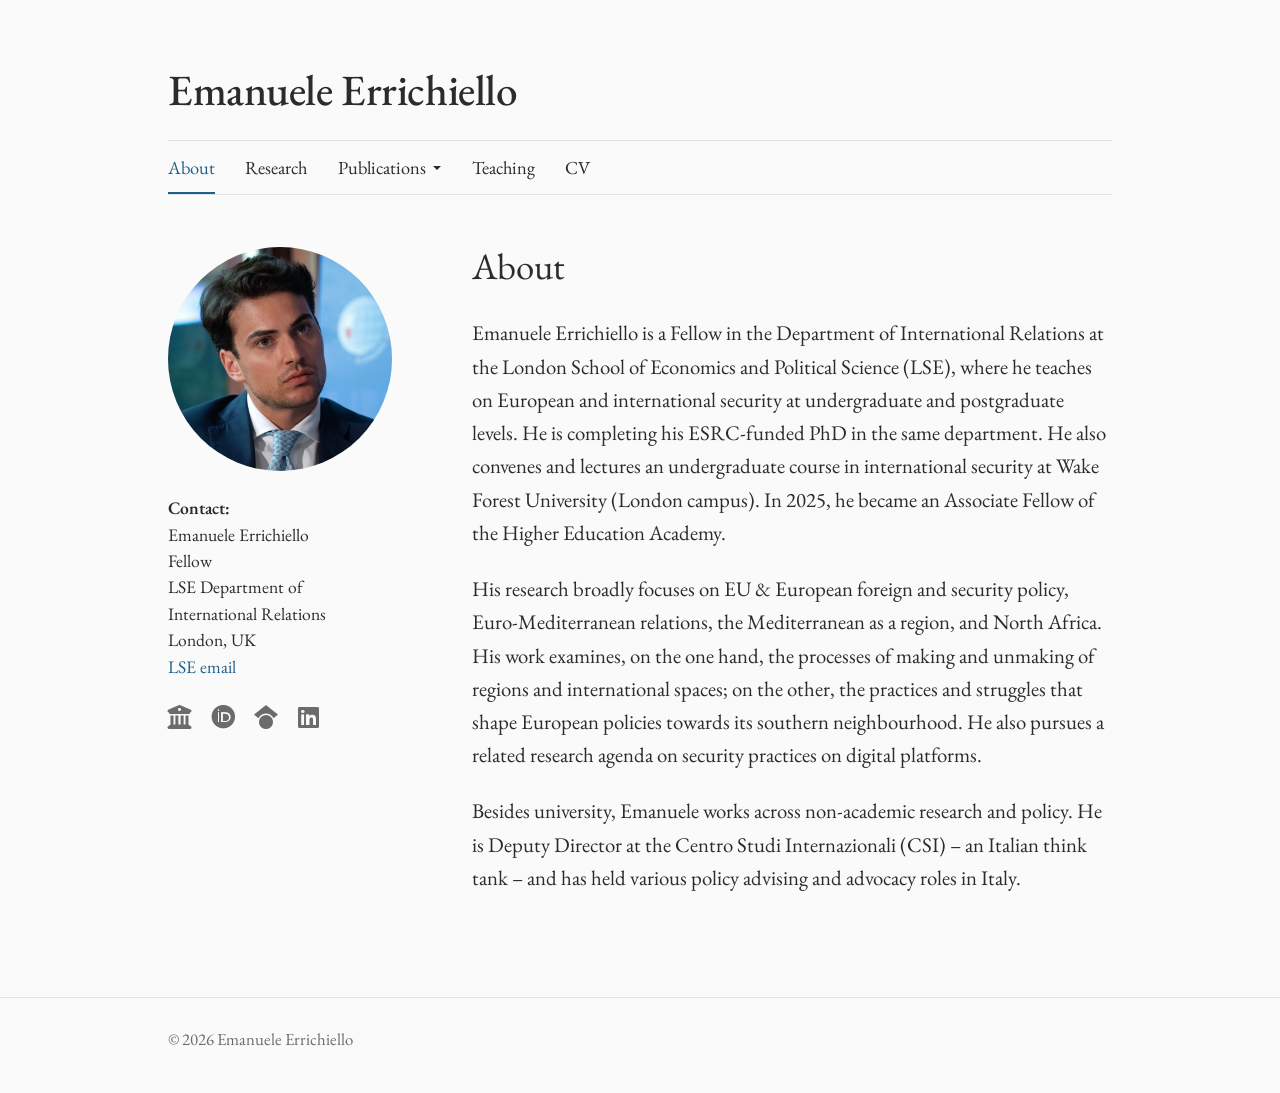
<file: index.html>
<!DOCTYPE html>
<html lang="en">
<head>
<meta charset="utf-8">
<meta name="viewport" content="width=device-width, initial-scale=1">
<title>Emanuele Errichiello</title>
<meta name="description" content="Emanuele Errichiello, Fellow in International Relations at the London School of Economics. Research on EU and European foreign & security policy, the Mediterranean region, North Africa.">
<link rel="preconnect" href="https://fonts.googleapis.com">
<link rel="preconnect" href="https://fonts.gstatic.com" crossorigin>
<link href="https://fonts.googleapis.com/css2?family=EB+Garamond:ital,wght@0,400;0,500;0,600;1,400&display=swap" rel="stylesheet">
<link rel="stylesheet" href="https://cdnjs.cloudflare.com/ajax/libs/font-awesome/6.7.2/css/all.min.css">
<link rel="stylesheet" href="style.css">
</head>
<body>

<header class="site-header">
  <div class="container">
    <p class="site-title"><a href="index.html">Emanuele Errichiello</a></p>
    <nav aria-label="Main">
      <ul class="menu">
        <li><a href="index.html" aria-current="page">About</a></li>
        <li><a href="research.html">Research</a></li>
        <li class="has-sub">
          <a href="publications.html">Publications</a>
          <ul class="submenu">
            <li><a href="publications.html#articles">Journal articles</a></li>
            <li><a href="publications.html#wip">Work in progress</a></li>
            <li><a href="publications.html#commentary">Commentary and policy</a></li>
          </ul>
        </li>
        <li><a href="teaching.html">Teaching</a></li>
        <li><a href="cv.html">CV</a></li>
      </ul>
    </nav>
  </div>
</header>

<main>
  <div class="container">
    <div class="home-grid">
      <aside class="sidebar" aria-label="Photo and contact details">
        <!-- Your photo: upload it next to this file and name it photo.jpg -->
        <img class="portrait" src="photo.jpg" alt="Emanuele Errichiello" width="480" height="480">
        <address>
          <strong>Contact:</strong><br>
          Emanuele Errichiello<br>
          Fellow <br>
          LSE Department of <br>
          International Relations <br>
          London, UK <br>
          <a href="mailto:e.errichiello@lse.ac.uk">LSE email</span></a>
        </address>
        <!-- EDIT: paste your profile links into href="#". Delete any line you don't use;
             remove the comment marks around X or Bluesky to show those too. -->
        <ul class="icons">
          <li><a href="https://www.lse.ac.uk/people/emanuele-errichiello" aria-label="LSE profile" title="LSE profile"><i class="fa-solid fa-building-columns" aria-hidden="true"></i></a></li>
          <li><a href="#" aria-label="ORCID" title="ORCID"><i class="fa-brands fa-orcid" aria-hidden="true"></i></a></li>
          <li><a href="#" aria-label="Google Scholar" title="Google Scholar"><i class="fa-brands fa-google-scholar" aria-hidden="true"></i></a></li>
          <li><a href="#" aria-label="LinkedIn" title="LinkedIn"><i class="fa-brands fa-linkedin" aria-hidden="true"></i></a></li>
          <!-- <li><a href="#" aria-label="X" title="X"><i class="fa-brands fa-x-twitter" aria-hidden="true"></i></a></li> -->
          <!-- <li><a href="#" aria-label="Bluesky" title="Bluesky"><i class="fa-brands fa-bluesky" aria-hidden="true"></i></a></li> -->
        </ul>
      </aside>

      <div class="bio">
        <h1>About</h1>
        <p>Emanuele Errichiello is a Fellow in the Department of International Relations at the London School of Economics and Political Science (LSE), where he teaches on European and international security at undergraduate and postgraduate levels. He is completing his ESRC-funded PhD in the same department. He also convenes and lectures an undergraduate course in international security at Wake Forest University (London campus). In 2025, he became an Associate Fellow of the Higher Education Academy. </p>
        <p>His research broadly focuses on EU & European foreign and security policy, Euro-Mediterranean relations, the Mediterranean as a region, and North Africa. His work examines, on the one hand, the processes of making and unmaking of regions and international spaces; on the other, the practices and struggles that shape European policies towards its southern neighbourhood. He also pursues a related research agenda on security practices on digital platforms. </p>
        <p>Besides university, Emanuele works across non-academic research and policy. He is Deputy Director at the Centro Studi Internazionali (CSI) – an Italian think tank – and has held various policy advising and advocacy roles in Italy. </p>
      </div>
    </div>
  </div>
</main>

<footer>
  <div class="container">© 2026 Emanuele Errichiello</div>
</footer>

</body>
</html>
</file>
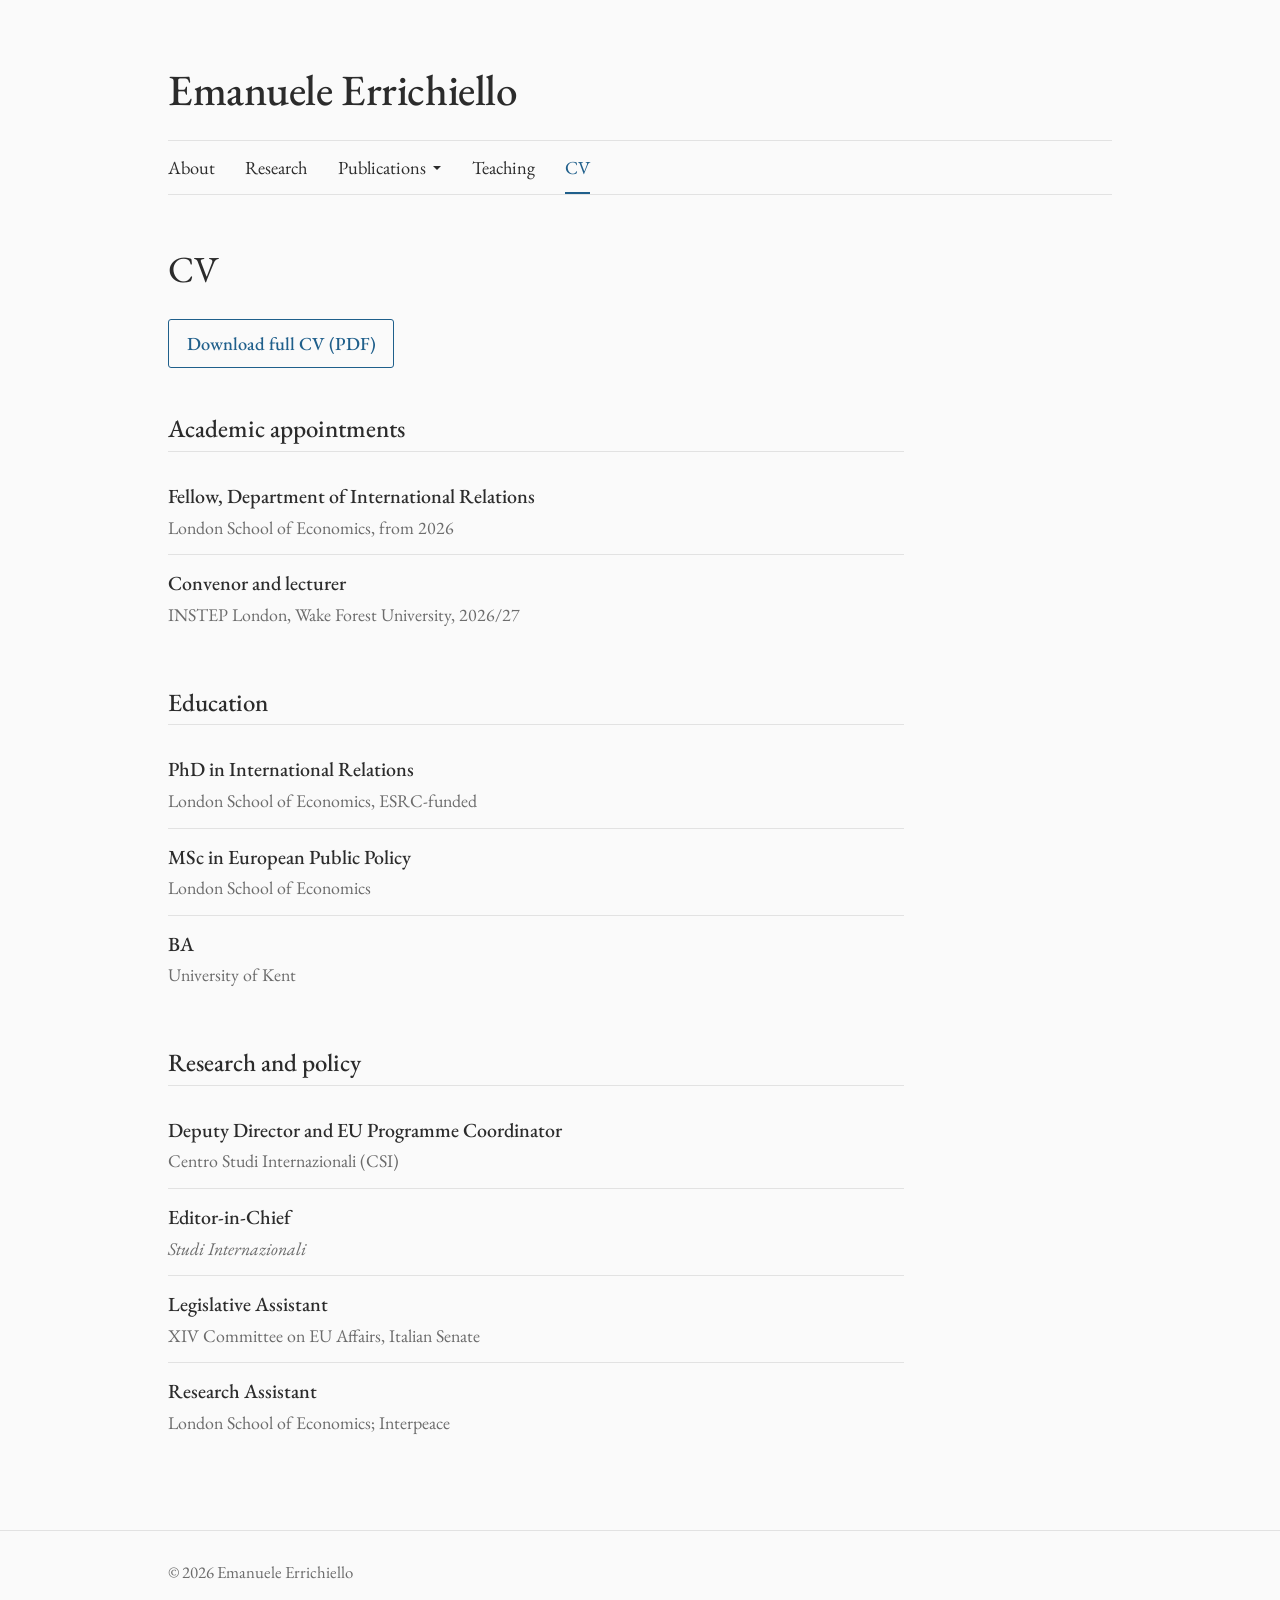
<file: cv.html>
<!DOCTYPE html>
<html lang="en">
<head>
<meta charset="utf-8">
<meta name="viewport" content="width=device-width, initial-scale=1">
<title>CV | Emanuele Errichiello</title>
<meta name="description" content="CV of Emanuele Errichiello, Fellow in International Relations at the London School of Economics.">
<link rel="preconnect" href="https://fonts.googleapis.com">
<link rel="preconnect" href="https://fonts.gstatic.com" crossorigin>
<link href="https://fonts.googleapis.com/css2?family=EB+Garamond:ital,wght@0,400;0,500;0,600;1,400&display=swap" rel="stylesheet">
<link rel="stylesheet" href="https://cdnjs.cloudflare.com/ajax/libs/font-awesome/6.7.2/css/all.min.css">
<link rel="stylesheet" href="style.css">
</head>
<body>

<header class="site-header">
  <div class="container">
    <p class="site-title"><a href="index.html">Emanuele Errichiello</a></p>
    <nav aria-label="Main">
      <ul class="menu">
        <li><a href="index.html">About</a></li>
        <li><a href="research.html">Research</a></li>
        <li class="has-sub">
          <a href="publications.html">Publications</a>
          <ul class="submenu">
            <li><a href="publications.html#articles">Journal articles</a></li>
            <li><a href="publications.html#commentary">Commentary and policy</a></li>
            <li><a href="publications.html#wip">Work in progress</a></li>
          </ul>
        </li>
        <li><a href="teaching.html">Teaching</a></li>
        <li><a href="cv.html" aria-current="page">CV</a></li>
      </ul>
    </nav>
  </div>
</header>

<main>
  <div class="container">
    <div class="page-content">
    <h1>CV</h1>
    <p><a class="button" href="cv.pdf">Download full CV (PDF)</a></p>

    <h2>Academic appointments</h2>
    <ul class="entries">
      <li><h3>Fellow, Department of International Relations</h3><p class="meta">London School of Economics, from 2026</p></li>
      <li><h3>Convenor and lecturer</h3><p class="meta">INSTEP London, Wake Forest University, 2026/27</p></li>
    </ul>

    <h2>Education</h2>
    <ul class="entries">
      <li><h3>PhD in International Relations</h3><p class="meta">London School of Economics, ESRC-funded</p></li>
      <li><h3>MSc in European Public Policy</h3><p class="meta">London School of Economics</p></li>
      <li><h3>BA</h3><p class="meta">University of Kent</p></li>
    </ul>

    <h2>Research and policy</h2>
    <ul class="entries">
      <li><h3>Deputy Director and EU Programme Coordinator</h3><p class="meta">Centro Studi Internazionali (CSI)</p></li>
      <li><h3>Editor-in-Chief</h3><p class="meta"><i>Studi Internazionali</i></p></li>
      <li><h3>Legislative Assistant</h3><p class="meta">XIV Committee on EU Affairs, Italian Senate</p></li>
      <li><h3>Research Assistant</h3><p class="meta">London School of Economics; Interpeace</p></li>
    </ul>
    </div>
  </div>
</main>

<footer>
  <div class="container">© 2026 Emanuele Errichiello</div>
</footer>

</body>
</html>
</file>
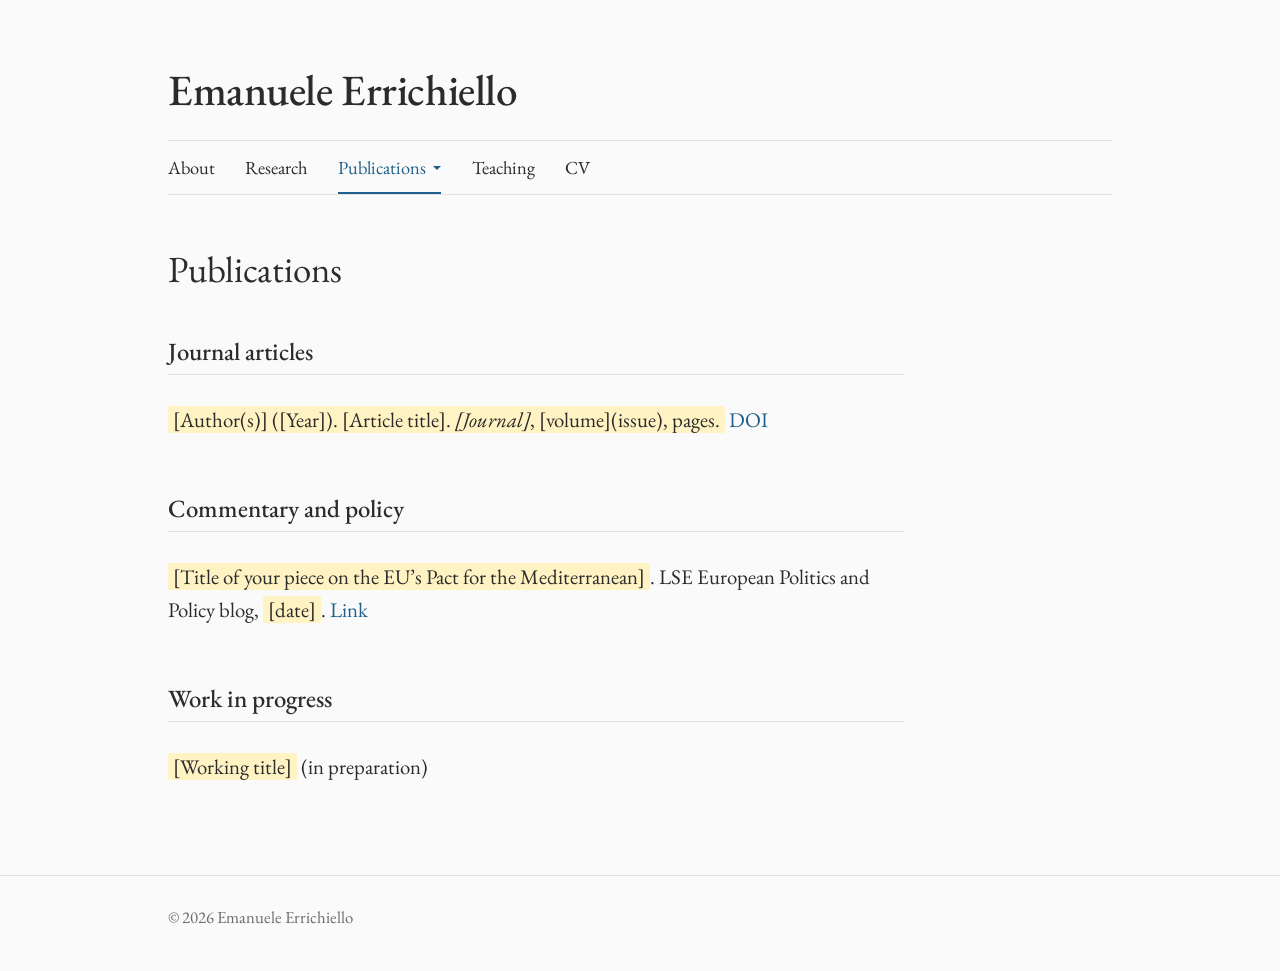
<file: publications.html>
<!DOCTYPE html>
<html lang="en">
<head>
<meta charset="utf-8">
<meta name="viewport" content="width=device-width, initial-scale=1">
<title>Publications | Emanuele Errichiello</title>
<meta name="description" content="Publications by Emanuele Errichiello, Fellow in International Relations at the London School of Economics.">
<link rel="preconnect" href="https://fonts.googleapis.com">
<link rel="preconnect" href="https://fonts.gstatic.com" crossorigin>
<link href="https://fonts.googleapis.com/css2?family=EB+Garamond:ital,wght@0,400;0,500;0,600;1,400&display=swap" rel="stylesheet">
<link rel="stylesheet" href="https://cdnjs.cloudflare.com/ajax/libs/font-awesome/6.7.2/css/all.min.css">
<link rel="stylesheet" href="style.css">
</head>
<body>

<header class="site-header">
  <div class="container">
    <p class="site-title"><a href="index.html">Emanuele Errichiello</a></p>
    <nav aria-label="Main">
      <ul class="menu">
        <li><a href="index.html">About</a></li>
        <li><a href="research.html">Research</a></li>
        <li class="has-sub">
          <a href="publications.html" aria-current="page">Publications</a>
          <ul class="submenu">
            <li><a href="publications.html#articles">Journal articles</a></li>
            <li><a href="publications.html#commentary">Commentary and policy</a></li>
            <li><a href="publications.html#wip">Work in progress</a></li>
          </ul>
        </li>
        <li><a href="teaching.html">Teaching</a></li>
        <li><a href="cv.html">CV</a></li>
      </ul>
    </nav>
  </div>
</header>

<main>
  <div class="container">
    <div class="page-content">
    <h1>Publications</h1>
    <!-- EDIT: copy one <li> block per item. Delete any section you don't need. -->

    <h2 id="articles">Journal articles</h2>
    <ul class="entries">
      <li><span class="placeholder">[Author(s)] ([Year]). [Article title]. <i>[Journal]</i>, [volume](issue), pages.</span> <a href="#">DOI</a></li>
    </ul>

    <h2 id="commentary">Commentary and policy</h2>
    <ul class="entries">
      <li><span class="placeholder">[Title of your piece on the EU’s Pact for the Mediterranean]</span>. LSE European Politics and Policy blog, <span class="placeholder">[date]</span>. <a href="#">Link</a></li>
    </ul>

    <h2 id="wip">Work in progress</h2>
    <ul class="entries">
      <li><span class="placeholder">[Working title]</span> (in preparation)</li>
    </ul>
    </div>
  </div>
</main>

<footer>
  <div class="container">© 2026 Emanuele Errichiello</div>
</footer>

</body>
</html>
</file>
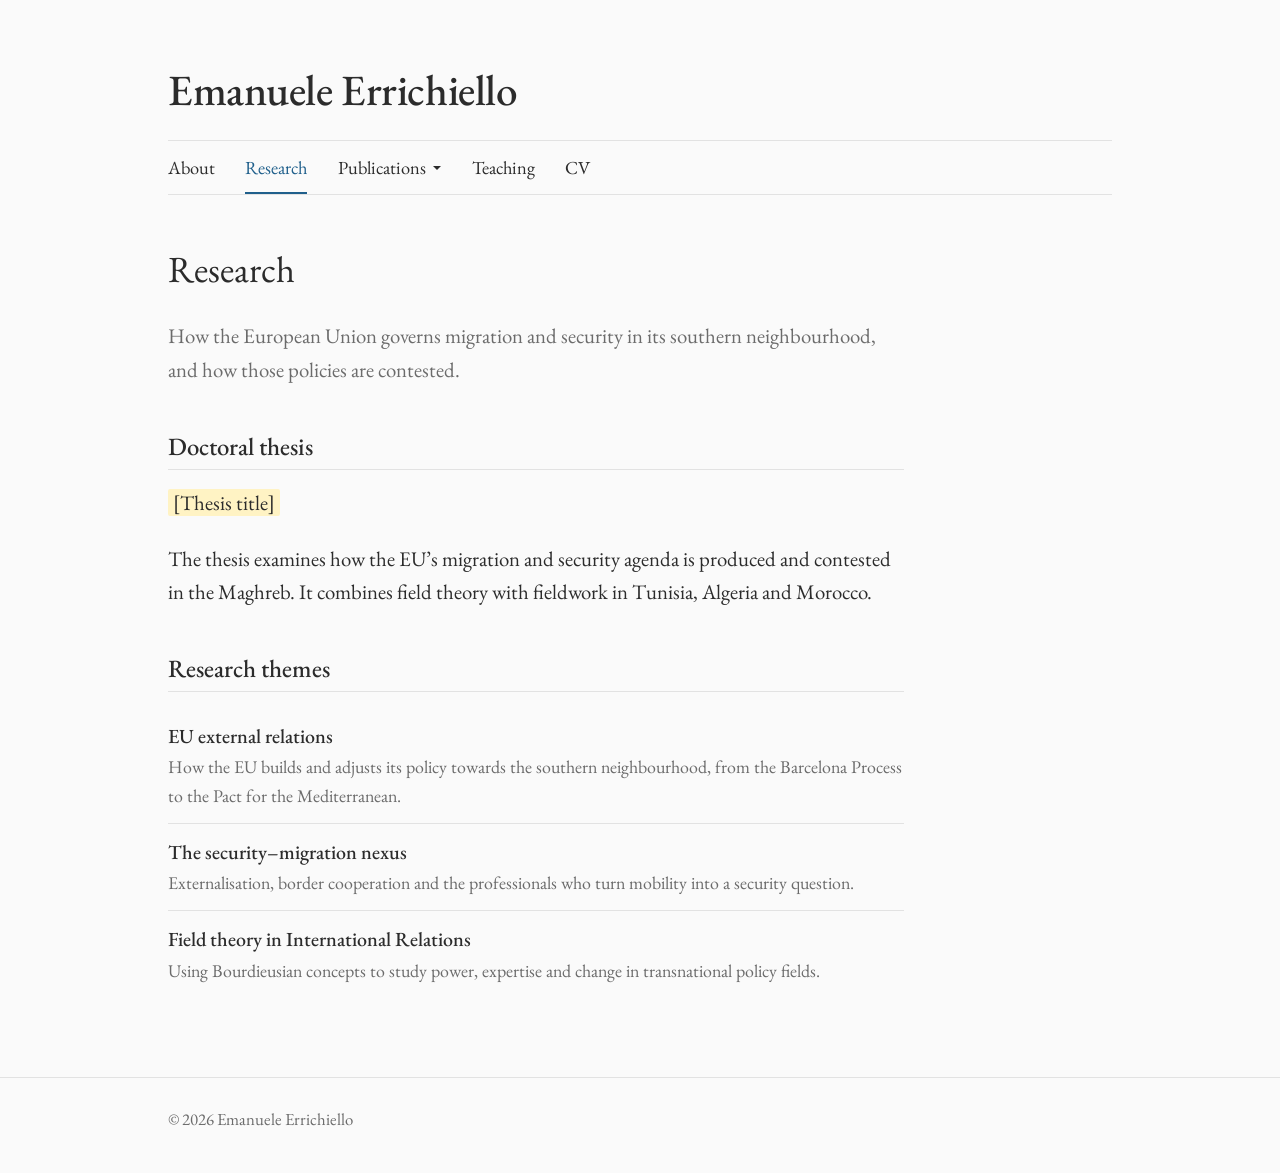
<file: research.html>
<!DOCTYPE html>
<html lang="en">
<head>
<meta charset="utf-8">
<meta name="viewport" content="width=device-width, initial-scale=1">
<title>Research | Emanuele Errichiello</title>
<meta name="description" content="Research by Emanuele Errichiello, Fellow in International Relations at the London School of Economics.">
<link rel="preconnect" href="https://fonts.googleapis.com">
<link rel="preconnect" href="https://fonts.gstatic.com" crossorigin>
<link href="https://fonts.googleapis.com/css2?family=EB+Garamond:ital,wght@0,400;0,500;0,600;1,400&display=swap" rel="stylesheet">
<link rel="stylesheet" href="https://cdnjs.cloudflare.com/ajax/libs/font-awesome/6.7.2/css/all.min.css">
<link rel="stylesheet" href="style.css">
</head>
<body>

<header class="site-header">
  <div class="container">
    <p class="site-title"><a href="index.html">Emanuele Errichiello</a></p>
    <nav aria-label="Main">
      <ul class="menu">
        <li><a href="index.html">About</a></li>
        <li><a href="research.html" aria-current="page">Research</a></li>
        <li class="has-sub">
          <a href="publications.html">Publications</a>
          <ul class="submenu">
            <li><a href="publications.html#articles">Journal articles</a></li>
            <li><a href="publications.html#commentary">Commentary and policy</a></li>
            <li><a href="publications.html#wip">Work in progress</a></li>
          </ul>
        </li>
        <li><a href="teaching.html">Teaching</a></li>
        <li><a href="cv.html">CV</a></li>
      </ul>
    </nav>
  </div>
</header>

<main>
  <div class="container">
    <div class="page-content">
    <h1>Research</h1>
    <p class="intro">How the European Union governs migration and security in its southern neighbourhood, and how those policies are contested.</p>

    <h2>Doctoral thesis</h2>
    <p><span class="placeholder">[Thesis title]</span></p>
    <p>The thesis examines how the EU’s migration and security agenda is produced and contested in the Maghreb. It combines field theory with fieldwork in Tunisia, Algeria and Morocco.</p>

    <h2>Research themes</h2>
    <ul class="entries">
      <li><h3>EU external relations</h3><p class="meta">How the EU builds and adjusts its policy towards the southern neighbourhood, from the Barcelona Process to the Pact for the Mediterranean.</p></li>
      <li><h3>The security–migration nexus</h3><p class="meta">Externalisation, border cooperation and the professionals who turn mobility into a security question.</p></li>
      <li><h3>Field theory in International Relations</h3><p class="meta">Using Bourdieusian concepts to study power, expertise and change in transnational policy fields.</p></li>
    </ul>
    </div>
  </div>
</main>

<footer>
  <div class="container">© 2026 Emanuele Errichiello</div>
</footer>

</body>
</html>
</file>
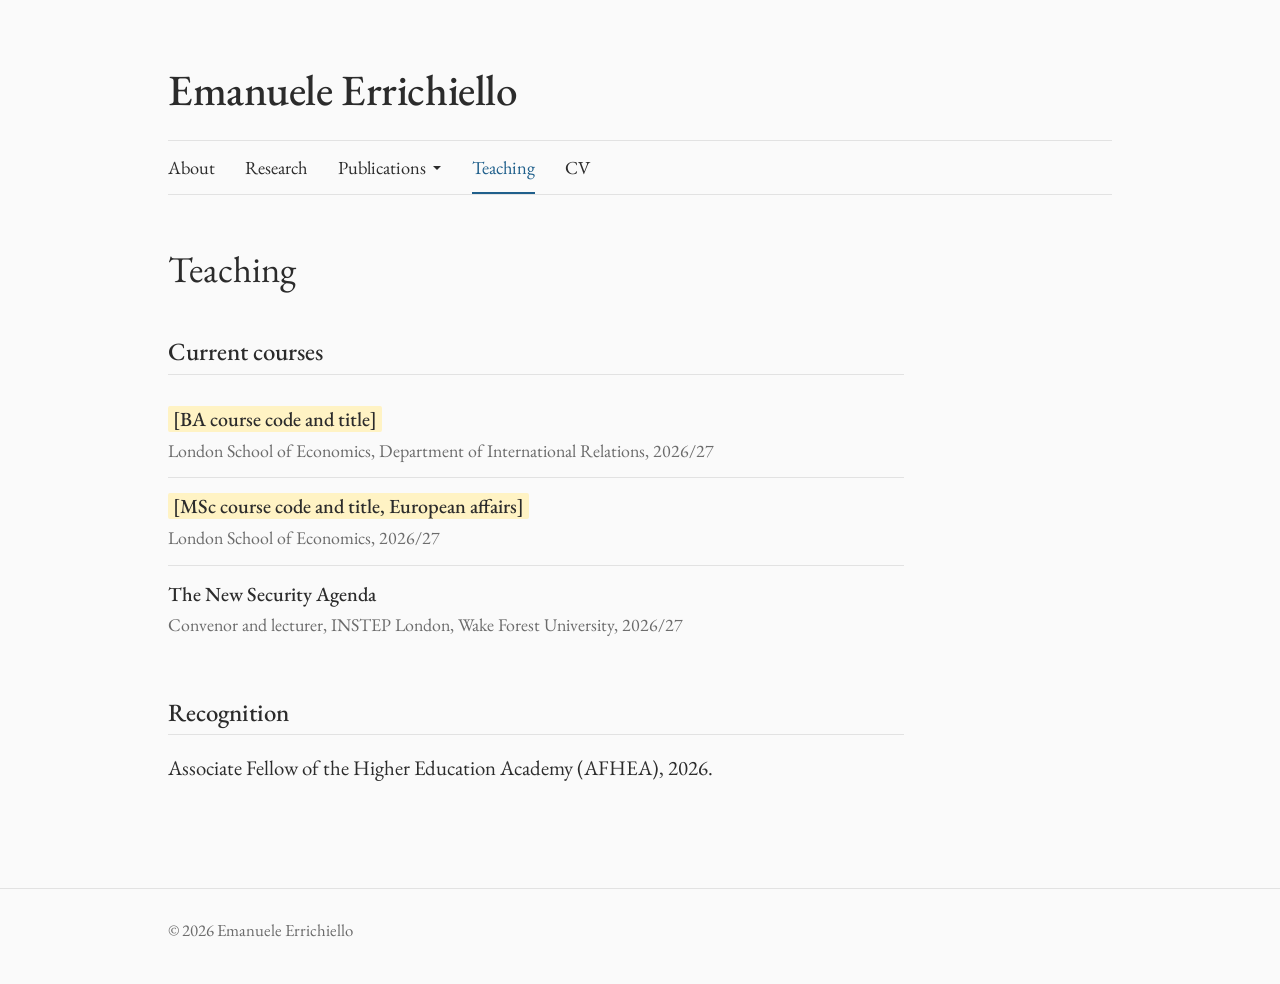
<file: teaching.html>
<!DOCTYPE html>
<html lang="en">
<head>
<meta charset="utf-8">
<meta name="viewport" content="width=device-width, initial-scale=1">
<title>Teaching | Emanuele Errichiello</title>
<meta name="description" content="Teaching by Emanuele Errichiello, Fellow in International Relations at the London School of Economics.">
<link rel="preconnect" href="https://fonts.googleapis.com">
<link rel="preconnect" href="https://fonts.gstatic.com" crossorigin>
<link href="https://fonts.googleapis.com/css2?family=EB+Garamond:ital,wght@0,400;0,500;0,600;1,400&display=swap" rel="stylesheet">
<link rel="stylesheet" href="https://cdnjs.cloudflare.com/ajax/libs/font-awesome/6.7.2/css/all.min.css">
<link rel="stylesheet" href="style.css">
</head>
<body>

<header class="site-header">
  <div class="container">
    <p class="site-title"><a href="index.html">Emanuele Errichiello</a></p>
    <nav aria-label="Main">
      <ul class="menu">
        <li><a href="index.html">About</a></li>
        <li><a href="research.html">Research</a></li>
        <li class="has-sub">
          <a href="publications.html">Publications</a>
          <ul class="submenu">
            <li><a href="publications.html#articles">Journal articles</a></li>
            <li><a href="publications.html#commentary">Commentary and policy</a></li>
            <li><a href="publications.html#wip">Work in progress</a></li>
          </ul>
        </li>
        <li><a href="teaching.html" aria-current="page">Teaching</a></li>
        <li><a href="cv.html">CV</a></li>
      </ul>
    </nav>
  </div>
</header>

<main>
  <div class="container">
    <div class="page-content">
    <h1>Teaching</h1>

    <h2>Current courses</h2>
    <ul class="entries">
      <li><h3><span class="placeholder">[BA course code and title]</span></h3><p class="meta">London School of Economics, Department of International Relations, 2026/27</p></li>
      <li><h3><span class="placeholder">[MSc course code and title, European affairs]</span></h3><p class="meta">London School of Economics, 2026/27</p></li>
      <li><h3>The New Security Agenda</h3><p class="meta">Convenor and lecturer, INSTEP London, Wake Forest University, 2026/27</p></li>
    </ul>

    <h2>Recognition</h2>
    <p>Associate Fellow of the Higher Education Academy (AFHEA), 2026.</p>
    </div>
  </div>
</main>

<footer>
  <div class="container">© 2026 Emanuele Errichiello</div>
</footer>

</body>
</html>
</file>
<file: style.css>
/* Shared styles for every page */
:root {
  --bg: #fafafa;
  --ink: #2b2b2b;
  --muted: #6b6b6b;
  --link: #1f5f8b;
  --rule: #e2e2e2;
  --font: "EB Garamond", Garamond, "Times New Roman", Times, serif;
}
*, *::before, *::after { box-sizing: border-box; }
body { margin: 0; background: var(--bg); color: var(--ink); font-family: var(--font); font-size: 1.3rem; line-height: 1.6; -webkit-font-smoothing: antialiased; }
a { color: var(--link); text-decoration: none; }
a:hover { text-decoration: underline; text-underline-offset: 0.15em; }
:focus-visible { outline: 2px solid var(--link); outline-offset: 3px; }
img { max-width: 100%; height: auto; }
.container { max-width: 62rem; margin: 0 auto; padding: 0 1.5rem; }
.page-content { max-width: 46rem; }

/* Header and menu */
.site-header { padding-top: clamp(2.5rem, 6vw, 4rem); }
.site-title { font-size: clamp(2.1rem, 5vw, 2.7rem); font-weight: 500; letter-spacing: -0.01em; line-height: 1.2; margin: 0 0 1.5rem; }
.site-title a { color: var(--ink); }
.site-title a:hover { text-decoration: none; }
nav { border-top: 1px solid var(--rule); border-bottom: 1px solid var(--rule); }
.menu { list-style: none; margin: 0; padding: 0; display: flex; flex-wrap: wrap; gap: 0 1.9rem; }
.menu > li { position: relative; }
.menu a { display: block; padding: 0.75rem 0; color: var(--ink); font-size: 1.15rem; }
.menu a:hover { color: var(--link); text-decoration: none; }
.menu a[aria-current="page"] { color: var(--link); box-shadow: inset 0 -2px 0 var(--link); }
.has-sub > a::after { content: ""; display: inline-block; margin-left: 0.4em; vertical-align: 0.2em; border: 4px solid transparent; border-top-color: currentColor; border-bottom: 0; }
.submenu { list-style: none; margin: 0; padding: 0.4rem 0; position: absolute; top: 100%; left: -1rem; min-width: 14rem; background: #fff; border: 1px solid var(--rule); box-shadow: 0 6px 18px rgba(0, 0, 0, 0.06); display: none; z-index: 10; }
.submenu a { padding: 0.45rem 1rem; font-size: 1.1rem; }
.has-sub:hover .submenu, .has-sub:focus-within .submenu { display: block; }
@media (hover: none) { .has-sub > a::after { display: none; } .has-sub:hover .submenu { display: none; } }

/* Page content */
main { padding: clamp(2.25rem, 5vw, 3.25rem) 0 clamp(3rem, 7vw, 5rem); }
h1 { font-size: 2.3rem; font-weight: 400; line-height: 1.2; margin: 0 0 1.75rem; }
h2 { font-size: 1.55rem; font-weight: 500; line-height: 1.3; margin: 2.75rem 0 1rem; padding-bottom: 0.4rem; border-bottom: 1px solid var(--rule); }
h3 { font-size: 1.25rem; font-weight: 500; margin: 0; }
p { margin: 0 0 1.1em; }
.intro { color: var(--muted); margin-bottom: 0.5rem; }

/* About page: photo, contact and links on the left, bio on the right */
.home-grid { display: grid; gap: 2rem; }
@media (min-width: 52rem) { .home-grid { grid-template-columns: 15rem minmax(0, 40rem); gap: 4rem; align-items: start; } }
.sidebar { font-size: 1.1rem; line-height: 1.5; }
.portrait { width: 100%; max-width: 14rem; aspect-ratio: 1 / 1; border-radius: 50%; object-fit: cover; object-position: 50% 25%; display: block; margin-bottom: 1.5rem; background: #ececec; color: var(--muted); font-size: 0.85rem; }
.sidebar address { font-style: normal; }
.sidebar strong { font-weight: 600; }
.icons { list-style: none; margin: 1.1rem 0 0; padding: 0; display: flex; flex-wrap: wrap; gap: 1.2rem; }
.icons a { display: flex; align-items: center; height: 2.4rem; font-size: 1.5rem; color: var(--muted); border-radius: 4px; }
.icons a:hover { color: var(--link); text-decoration: none; }
.bio h1 { margin-top: -0.2rem; }
@media (max-width: 51.99rem) { .portrait { max-width: 11rem; } }

/* Lists of publications, courses, roles */
.entries { list-style: none; margin: 0; padding: 0; }
.entries li { padding: 0.75rem 0; }
.entries li + li { border-top: 1px solid var(--rule); }
.meta { color: var(--muted); font-size: 1.12rem; margin: 0.1rem 0 0; }
.placeholder { background: #fff3c4; padding: 0 0.25em; border-radius: 2px; }
.button { display: inline-block; padding: 0.55rem 1.1rem; border: 1px solid var(--link); border-radius: 3px; font-weight: 500; font-size: 1.15rem; }
.button:hover { background: var(--link); color: #fff; text-decoration: none; }

footer { border-top: 1px solid var(--rule); padding: 1.75rem 0 2.5rem; color: var(--muted); font-size: 1.05rem; }
</file>
